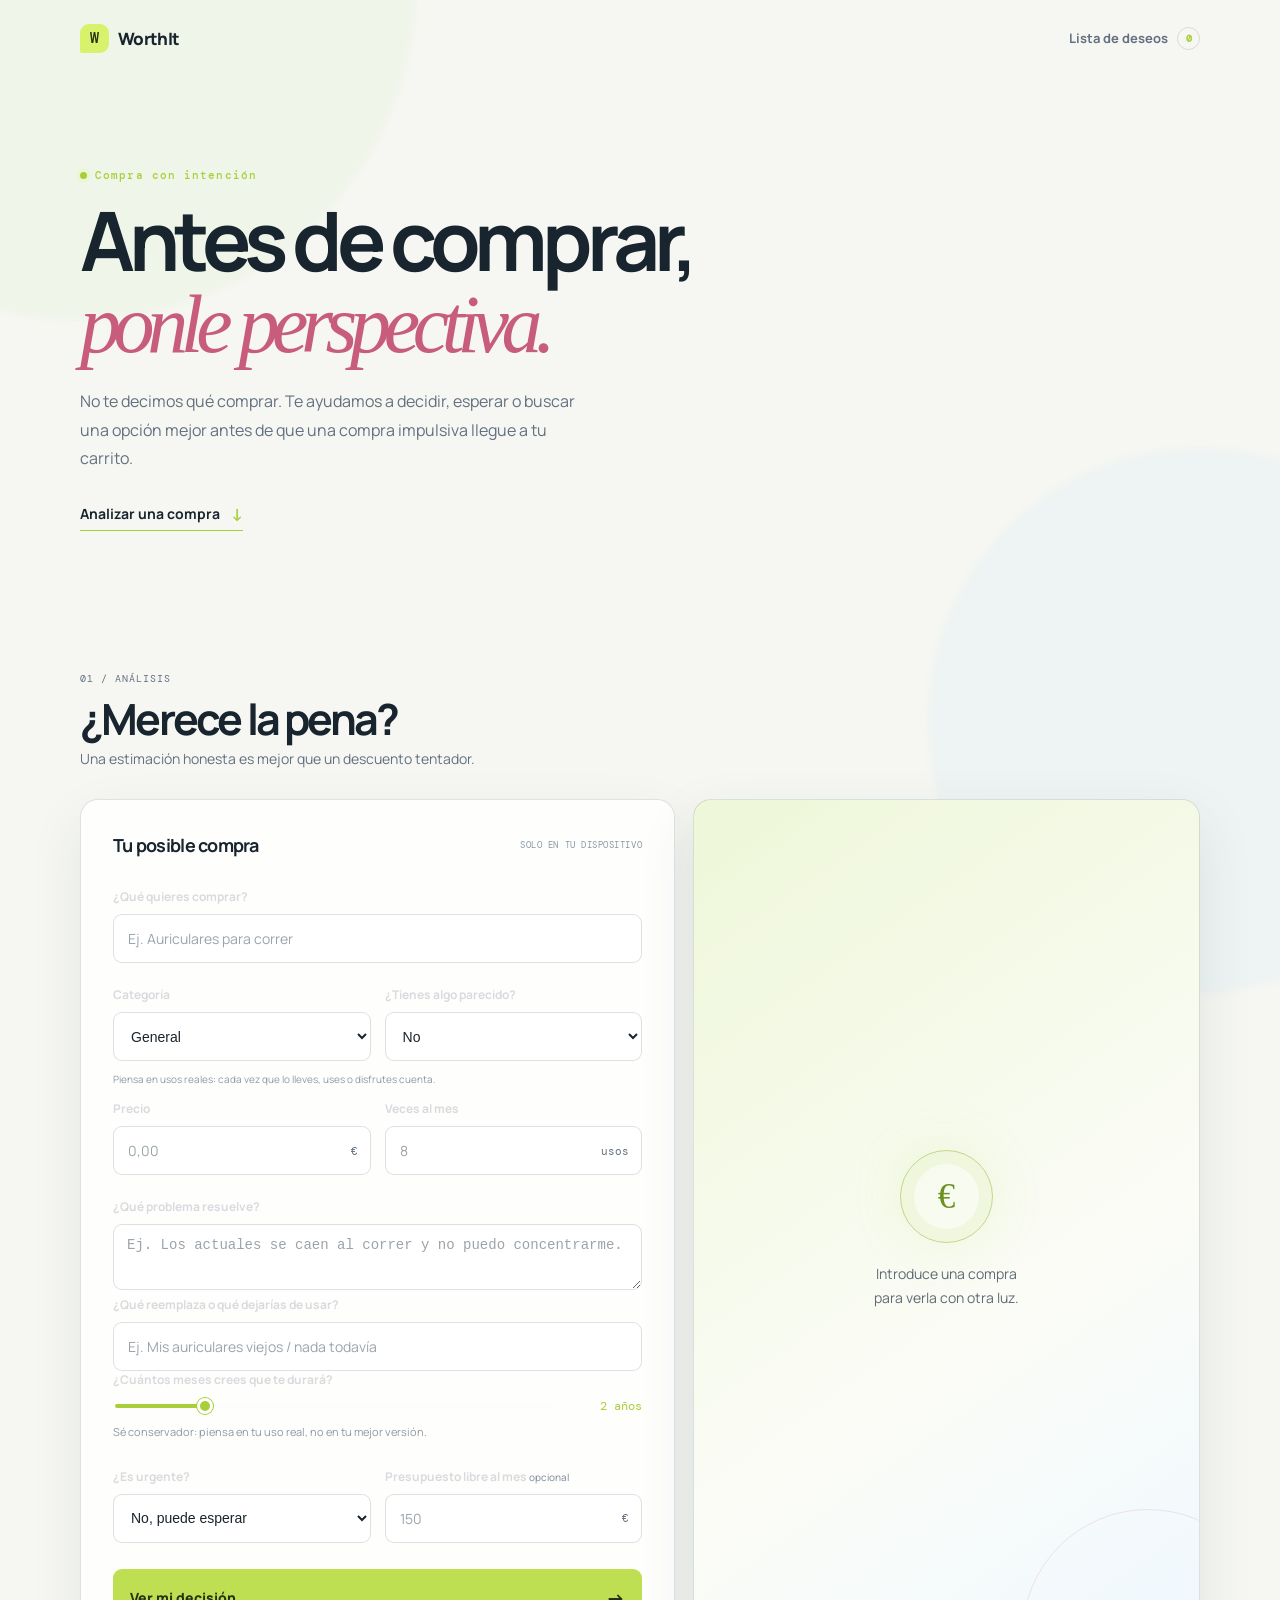
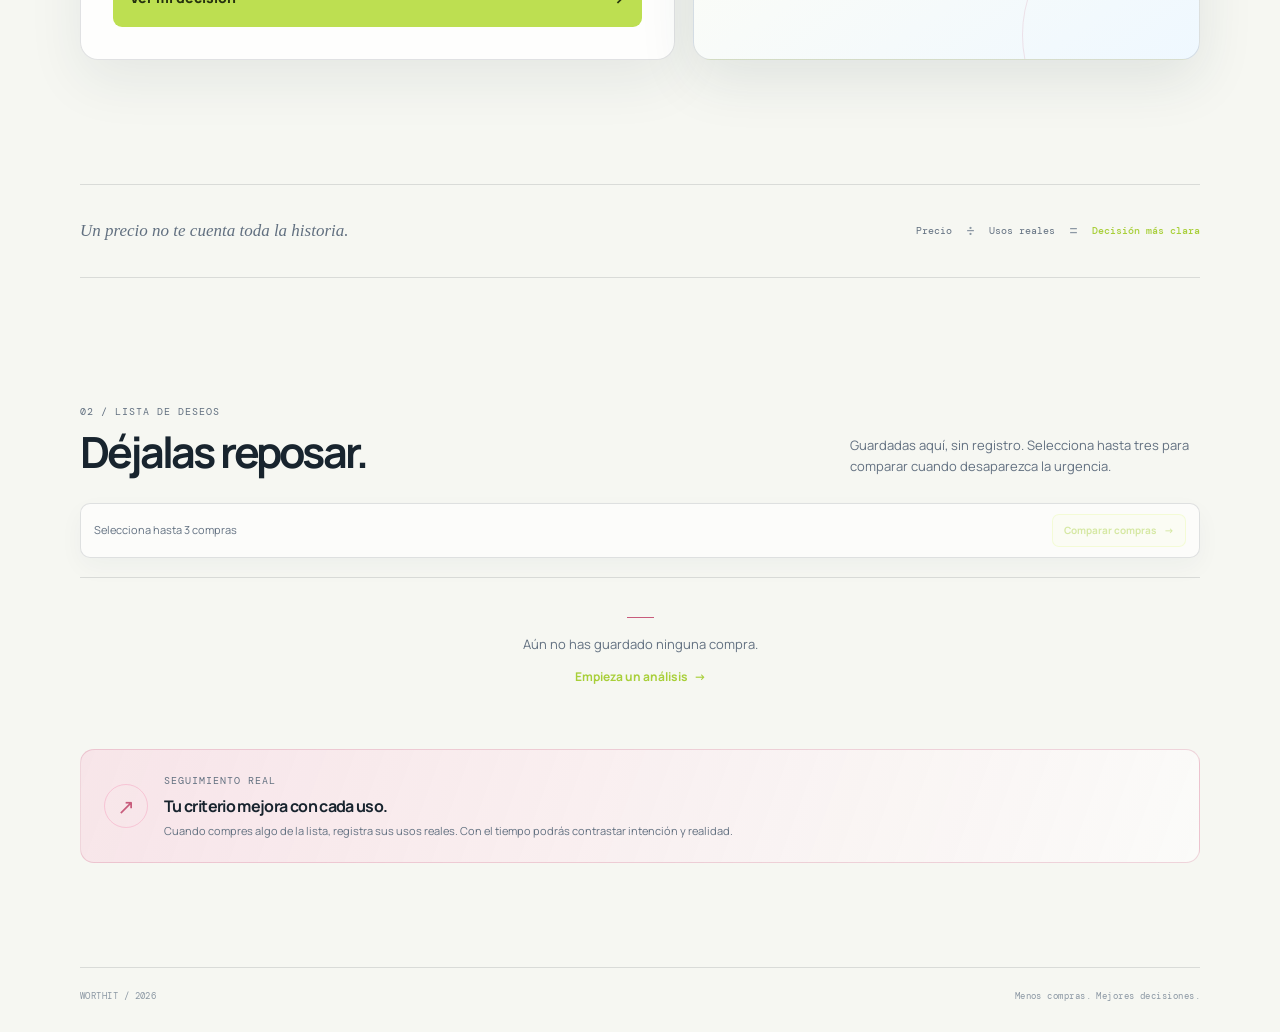
<file: index.html>
<!doctype html>
<html lang="es">
  <head>
    <meta charset="UTF-8" />
    <meta name="viewport" content="width=device-width, initial-scale=1.0" />
    <meta name="theme-color" content="#0e1020" />
    <meta
      name="description"
      content="WorthIt te ayuda a decidir si una compra merece la pena según el coste por uso."
    />
    <title>WorthIt — Decide antes de comprar</title>
    <link rel="preconnect" href="https://fonts.googleapis.com" />
    <link rel="preconnect" href="https://fonts.gstatic.com" crossorigin />
    <link
      href="https://fonts.googleapis.com/css2?family=DM+Mono:wght@400;500&family=Manrope:wght@400;500;600;700;800&display=swap"
      rel="stylesheet"
    />
    <link rel="stylesheet" href="styles.css" />
  </head>
  <body>
    <div class="page-glow glow-one"></div>
    <div class="page-glow glow-two"></div>

    <header class="site-header wrapper">
      <a class="brand" href="#inicio" aria-label="WorthIt, inicio">
        <span class="brand-mark">W</span>
        <span>WorthIt</span>
      </a>
      <a class="saved-link" href="#lista">
        <span>Lista de deseos</span>
        <span class="saved-count" id="savedCount">0</span>
      </a>
    </header>

    <main id="inicio">
      <section class="hero wrapper">
        <p class="eyebrow"><span></span> Compra con intención</p>
        <h1>Antes de comprar,<br /><em>ponle perspectiva.</em></h1>
        <p class="hero-copy">
          No te decimos qué comprar. Te ayudamos a decidir, esperar o buscar una opción mejor
          antes de que una compra impulsiva llegue a tu carrito.
        </p>
        <a class="text-link" href="#analizar">Analizar una compra <span>↓</span></a>
      </section>

      <section class="calculator-section wrapper" id="analizar" aria-labelledby="calculatorTitle">
        <div class="section-heading">
          <p class="section-number">01 / ANÁLISIS</p>
          <h2 id="calculatorTitle">¿Merece la pena?</h2>
          <p>Una estimación honesta es mejor que un descuento tentador.</p>
        </div>

        <div class="calculator-grid">
          <form class="purchase-form surface" id="purchaseForm" novalidate>
            <div class="form-title-row">
              <h3>Tu posible compra</h3>
              <span class="privacy-note">Solo en tu dispositivo</span>
            </div>

            <div class="form-field full-width">
              <label for="productName">¿Qué quieres comprar?</label>
              <input id="productName" name="name" type="text" placeholder="Ej. Auriculares para correr" maxlength="80" required />
              <p class="field-error" id="nameError"></p>
            </div>

            <div class="form-split">
              <div class="form-field">
                <label for="category">Categoría</label>
                <select id="category" name="category">
                  <option value="general">General</option>
                  <option value="ropa">Ropa</option>
                  <option value="tecnologia">Tecnología</option>
                  <option value="deporte">Deporte</option>
                  <option value="hogar">Hogar</option>
                  <option value="herramientas">Herramientas</option>
                </select>
              </div>

              <div class="form-field">
                <label for="hasSimilar">¿Tienes algo parecido?</label>
                <select id="hasSimilar" name="hasSimilar">
                  <option value="no">No</option>
                  <option value="si">Sí, pero aún funciona</option>
                  <option value="reemplaza">Sí, lo reemplaza</option>
                </select>
              </div>
            </div>

            <p class="category-hint" id="categoryHint">Piensa en usos reales: cada vez que lo lleves, uses o disfrutes cuenta.</p>

            <div class="form-split form-split-price">
              <div class="form-field">
                <label for="price">Precio</label>
                <div class="input-with-suffix">
                  <input id="price" name="price" type="number" inputmode="decimal" min="0.01" step="0.01" placeholder="0,00" required />
                  <span>€</span>
                </div>
                <p class="field-error" id="priceError"></p>
              </div>

              <div class="form-field">
                <label for="frequency">Veces al mes</label>
                <div class="input-with-suffix">
                  <input id="frequency" name="frequency" type="number" inputmode="numeric" min="1" step="1" placeholder="8" required />
                  <span>usos</span>
                </div>
                <p class="field-error" id="frequencyError"></p>
              </div>
            </div>

            <div class="form-field full-width">
              <label for="need">¿Qué problema resuelve?</label>
              <textarea id="need" name="need" rows="2" maxlength="180" placeholder="Ej. Los actuales se caen al correr y no puedo concentrarme."></textarea>
            </div>

            <div class="form-field full-width">
              <label for="replacement">¿Qué reemplaza o qué dejarías de usar?</label>
              <input id="replacement" name="replacement" type="text" maxlength="100" placeholder="Ej. Mis auriculares viejos / nada todavía" />
            </div>

            <div class="form-field full-width">
              <label for="duration">¿Cuántos meses crees que te durará?</label>
              <div class="duration-control">
                <input id="duration" name="duration" type="range" min="1" max="120" value="24" />
                <output for="duration" id="durationOutput">2 años</output>
              </div>
              <p class="helper-text">Sé conservador: piensa en tu uso real, no en tu mejor versión.</p>
            </div>

            <div class="form-split form-split-last">
              <div class="form-field">
                <label for="urgency">¿Es urgente?</label>
                <select id="urgency" name="urgency">
                  <option value="no">No, puede esperar</option>
                  <option value="media">Me ayudaría pronto</option>
                  <option value="alta">Sí, lo necesito ya</option>
                </select>
              </div>

              <div class="form-field">
                <label for="budget">Presupuesto libre al mes <span>opcional</span></label>
                <div class="input-with-suffix">
                  <input id="budget" name="budget" type="number" inputmode="decimal" min="0" step="1" placeholder="150" />
                  <span>€</span>
                </div>
              </div>
            </div>

            <button class="primary-button" type="submit">
              <span>Ver mi decisión</span>
              <span aria-hidden="true">→</span>
            </button>
          </form>

          <section class="result-card surface is-empty" id="result" aria-live="polite" aria-labelledby="resultTitle">
            <div class="result-empty" id="emptyResult">
              <div class="empty-orbit"><span>€</span></div>
              <p>Introduce una compra<br />para verla con otra luz.</p>
            </div>

            <div class="result-content" id="resultContent" hidden>
              <div class="verdict-header">
                <p class="section-number">TU RESULTADO</p>
                <span class="verdict-badge" id="verdictBadge"></span>
              </div>
              <h3 id="resultTitle">—</h3>
              <p class="verdict-copy" id="verdictCopy"></p>

              <div class="cost-highlight">
                <span>Coste por uso</span>
                <strong id="costPerUse">—</strong>
                <small id="lifetimeUses">—</small>
              </div>

              <div class="cost-breakdown">
                <div>
                  <span>Al mes</span>
                  <strong id="monthlyCost">—</strong>
                </div>
                <div>
                  <span>Al año</span>
                  <strong id="annualCost">—</strong>
                </div>
                <div>
                  <span>Vida útil</span>
                  <strong id="durationCost">—</strong>
                </div>
              </div>

              <div class="budget-impact" id="budgetImpact" hidden>
                <div class="budget-heading">
                  <span>Impacto en tu presupuesto</span>
                  <strong id="budgetPercentage">—</strong>
                </div>
                <div class="progress-track"><span id="budgetProgress"></span></div>
                <p id="budgetDescription"></p>
              </div>

              <div class="reality-check" id="realityCheck"></div>
              <section class="decision-panel" aria-labelledby="actionTitle">
                <p class="section-number">QUÉ HACER AHORA</p>
                <h4 id="actionTitle">—</h4>
                <p id="actionCopy"></p>
                <div class="decision-actions" aria-label="Elige qué hacer con esta compra">
                  <button class="decision-option" data-action="buy" type="button">La compro</button>
                  <button class="decision-option" data-action="wait" type="button">Espero 48 h</button>
                  <button class="decision-option" data-action="alternative" type="button">Busco alternativa</button>
                </div>
                <p class="review-preview" id="reviewPreview"></p>
              </section>
              <button class="save-button" id="saveButton" type="button">Guardar decisión <span>+</span></button>
            </div>
          </section>
        </div>
      </section>

      <section class="principle wrapper" aria-label="Principio de WorthIt">
        <p>Un precio no te cuenta toda la historia.</p>
        <div class="principle-equation">
          <span>Precio</span><b>÷</b><span>Usos reales</span><b>=</b><strong>Decisión más clara</strong>
        </div>
      </section>

      <section class="wishlist wrapper" id="lista" aria-labelledby="wishlistTitle">
        <div class="wishlist-header">
          <div>
            <p class="section-number">02 / LISTA DE DESEOS</p>
            <h2 id="wishlistTitle">Déjalas reposar.</h2>
          </div>
          <p class="wishlist-intro">Guardadas aquí, sin registro. Selecciona hasta tres para comparar cuando desaparezca la urgencia.</p>
        </div>

        <div class="comparison-controls" id="comparisonControls" hidden>
          <p id="comparisonCount">0 seleccionadas</p>
          <button class="outline-button" id="compareButton" type="button" disabled>Comparar compras <span>→</span></button>
        </div>
        <section class="comparison-panel" id="comparisonPanel" aria-labelledby="comparisonTitle" hidden>
          <div class="comparison-heading">
            <div>
              <p class="section-number">COMPARATIVA</p>
              <h3 id="comparisonTitle">Decide entre opciones</h3>
            </div>
            <button class="delete-button" id="closeComparison" type="button" aria-label="Cerrar comparativa">×</button>
          </div>
          <div class="comparison-table-wrap"><table id="comparisonTable"></table></div>
        </section>
        <div class="wishlist-grid" id="wishlistGrid"></div>
        <div class="wishlist-empty" id="wishlistEmpty">
          <span class="empty-line"></span>
          <p>Aún no has guardado ninguna compra.</p>
          <a href="#analizar">Empieza un análisis <span>→</span></a>
        </div>

        <section class="insights-card" id="insightsCard" aria-labelledby="insightsTitle">
          <div class="insights-orbit">↗</div>
          <div>
            <p class="section-number">SEGUIMIENTO REAL</p>
            <h3 id="insightsTitle">Tu criterio mejora con cada uso.</h3>
            <p id="insightsCopy">Cuando compres algo de la lista, registra sus usos reales. Con el tiempo podrás contrastar intención y realidad.</p>
          </div>
        </section>
      </section>
    </main>

    <footer class="site-footer wrapper">
      <span>WORTHIT / 2026</span>
      <span>Menos compras. Mejores decisiones.</span>
    </footer>

    <template id="wishlistItemTemplate">
      <article class="wishlist-card">
        <div class="wishlist-card-top">
          <div class="card-badges"><span class="wishlist-verdict"></span><span class="wishlist-action"></span></div>
          <button class="delete-button" type="button" aria-label="Eliminar de la lista">×</button>
        </div>
        <h3></h3>
        <p class="wishlist-date"></p>
        <div class="wishlist-card-cost">
          <span>Coste por uso</span>
          <strong></strong>
        </div>
        <p class="wishlist-meta"></p>
        <p class="review-date"></p>
        <p class="actual-usage" hidden></p>
        <div class="wishlist-actions">
          <button class="card-button compare-card-button" type="button">Comparar</button>
          <button class="card-button purchase-button" type="button">La compré</button>
          <button class="card-button use-button" type="button" hidden>+ Registrar uso</button>
        </div>
      </article>
    </template>

    <script src="app.js"></script>
  </body>
</html>
</file>
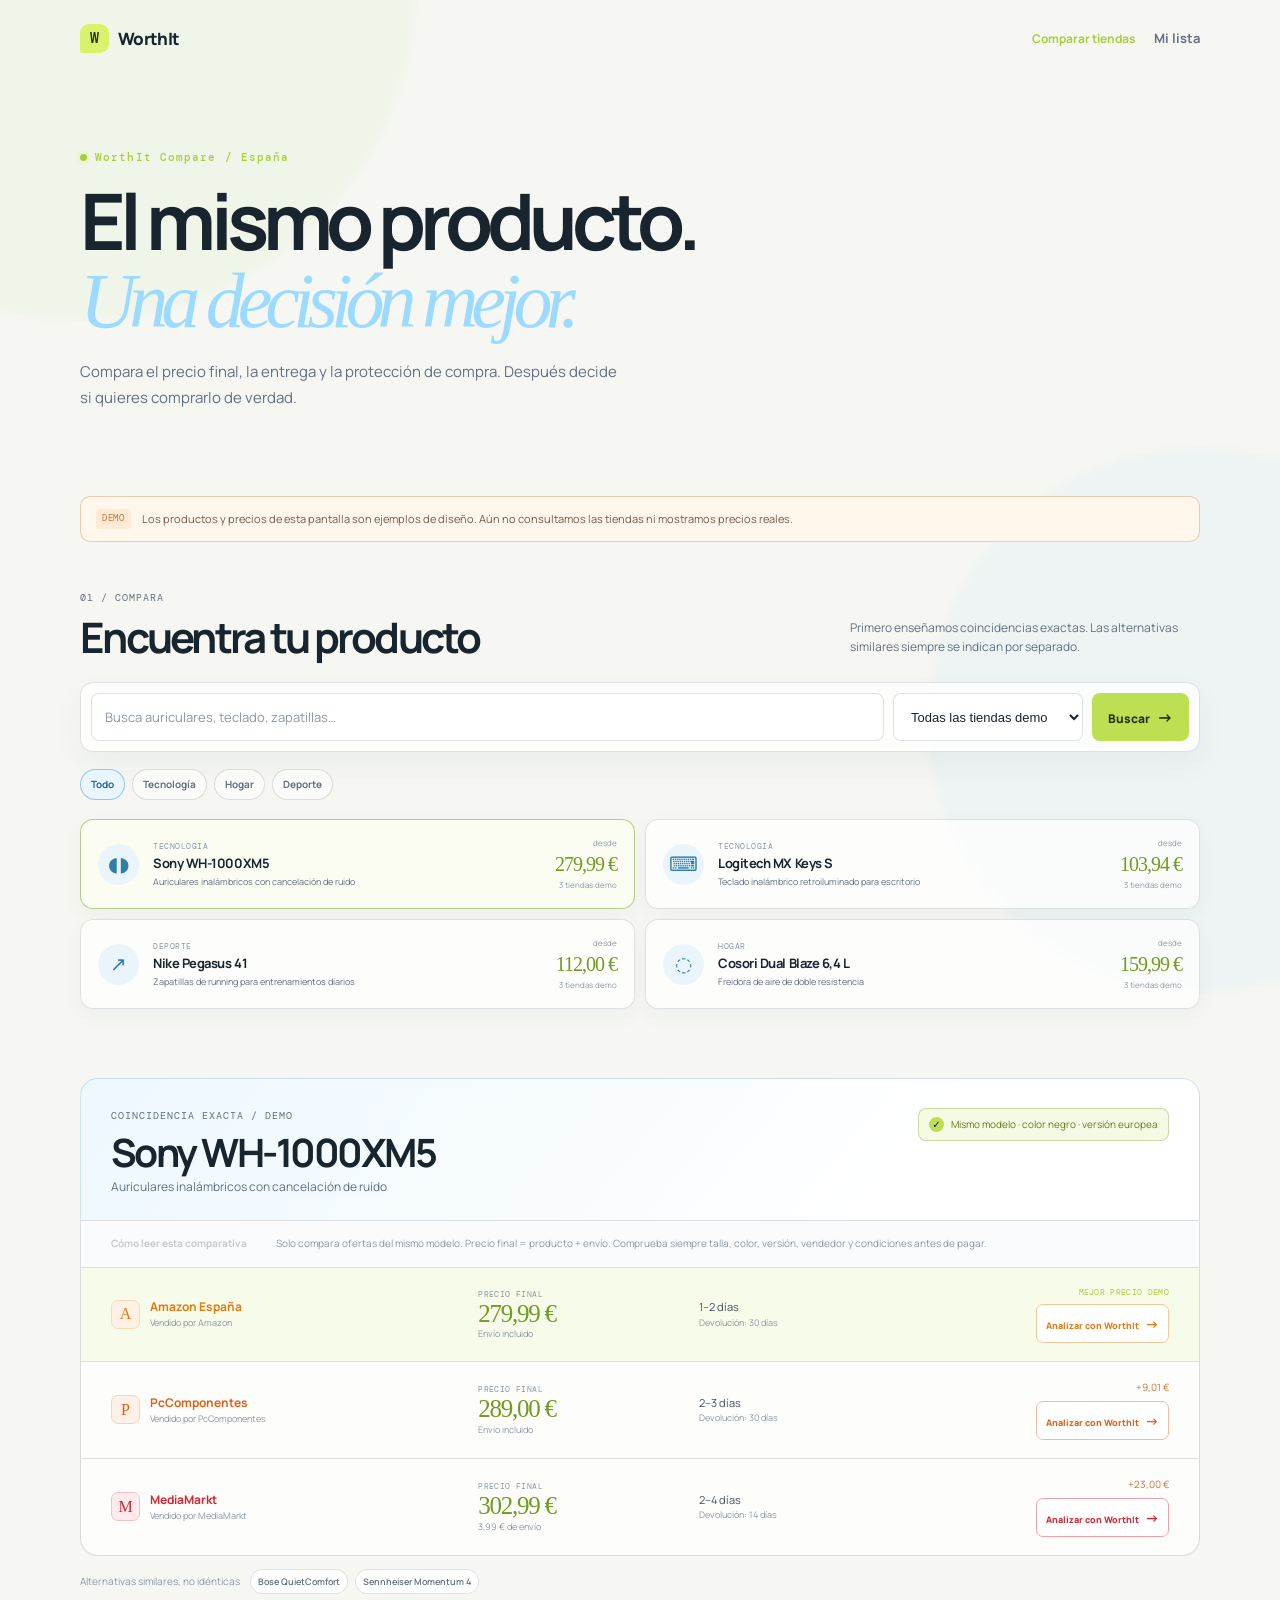
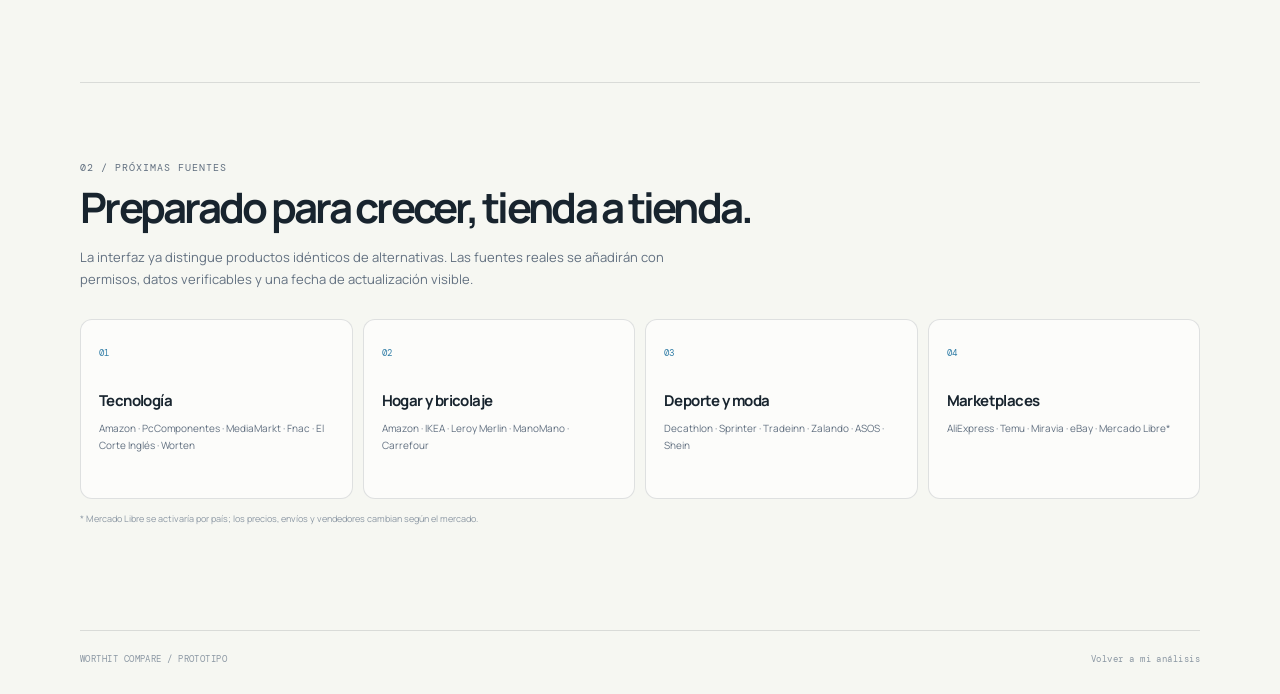
<file: compare.html>
<!doctype html>
<html lang="es">
  <head>
    <meta charset="UTF-8" />
    <meta name="viewport" content="width=device-width, initial-scale=1.0" />
    <meta name="theme-color" content="#0e1020" />
    <meta name="description" content="Prototipo de comparación de productos online de WorthIt." />
    <title>WorthIt Compare — Encuentra una opción mejor</title>
    <link rel="preconnect" href="https://fonts.googleapis.com" />
    <link rel="preconnect" href="https://fonts.gstatic.com" crossorigin />
    <link href="https://fonts.googleapis.com/css2?family=DM+Mono:wght@400;500&family=Manrope:wght@400;500;600;700;800&display=swap" rel="stylesheet" />
    <link rel="stylesheet" href="styles.css" />
  </head>
  <body class="compare-page">
    <div class="page-glow glow-one"></div>
    <div class="page-glow glow-two"></div>

    <header class="site-header wrapper">
      <a class="brand" href="index.html" aria-label="Volver a WorthIt">
        <span class="brand-mark">W</span>
        <span>WorthIt</span>
      </a>
      <div class="header-actions">
        <a class="compare-link is-current" href="compare.html">Comparar tiendas</a>
        <a class="saved-link" href="index.html#lista">Mi lista</a>
      </div>
    </header>

    <main>
      <section class="compare-hero wrapper">
        <p class="eyebrow"><span></span> WorthIt Compare / España</p>
        <h1>El mismo producto.<br /><em>Una decisión mejor.</em></h1>
        <p>Compara el precio final, la entrega y la protección de compra. Después decide si quieres comprarlo de verdad.</p>
      </section>

      <section class="catalog-section wrapper" aria-labelledby="catalogTitle">
        <div class="demo-banner" role="note">
          <span>DEMO</span>
          <p>Los productos y precios de esta pantalla son ejemplos de diseño. Aún no consultamos las tiendas ni mostramos precios reales.</p>
        </div>

        <div class="catalog-heading">
          <div>
            <p class="section-number">01 / COMPARA</p>
            <h2 id="catalogTitle">Encuentra tu producto</h2>
          </div>
          <p>Primero enseñamos coincidencias exactas. Las alternativas similares siempre se indican por separado.</p>
        </div>

        <form class="catalog-search" id="catalogSearchForm" role="search">
          <label class="sr-only" for="catalogSearch">Buscar producto</label>
          <input id="catalogSearch" type="search" placeholder="Busca auriculares, teclado, zapatillas…" autocomplete="off" />
          <label class="sr-only" for="storeFilter">Filtrar por tienda</label>
          <select id="storeFilter">
            <option value="all">Todas las tiendas demo</option>
            <option value="Amazon España">Amazon España</option>
            <option value="PcComponentes">PcComponentes</option>
            <option value="MediaMarkt">MediaMarkt</option>
            <option value="El Corte Inglés">El Corte Inglés</option>
            <option value="Decathlon">Decathlon</option>
          </select>
          <button type="submit">Buscar <span>→</span></button>
        </form>

        <div class="category-filters" aria-label="Filtrar por categoría">
          <button class="filter-chip is-active" data-category="all" type="button">Todo</button>
          <button class="filter-chip" data-category="tecnologia" type="button">Tecnología</button>
          <button class="filter-chip" data-category="hogar" type="button">Hogar</button>
          <button class="filter-chip" data-category="deporte" type="button">Deporte</button>
        </div>

        <div class="product-grid" id="productGrid" aria-live="polite"></div>
        <p class="empty-catalog" id="emptyCatalog" hidden>No hay productos demo con esos filtros. Prueba otra búsqueda.</p>
      </section>

      <section class="product-detail wrapper" id="productDetail" aria-live="polite"></section>

      <section class="store-roadmap wrapper" aria-labelledby="roadmapTitle">
        <div>
          <p class="section-number">02 / PRÓXIMAS FUENTES</p>
          <h2 id="roadmapTitle">Preparado para crecer, tienda a tienda.</h2>
        </div>
        <p class="roadmap-intro">La interfaz ya distingue productos idénticos de alternativas. Las fuentes reales se añadirán con permisos, datos verificables y una fecha de actualización visible.</p>
        <div class="store-groups">
          <article>
            <span class="store-group-number">01</span>
            <h3>Tecnología</h3>
            <p>Amazon · PcComponentes · MediaMarkt · Fnac · El Corte Inglés · Worten</p>
          </article>
          <article>
            <span class="store-group-number">02</span>
            <h3>Hogar y bricolaje</h3>
            <p>Amazon · IKEA · Leroy Merlin · ManoMano · Carrefour</p>
          </article>
          <article>
            <span class="store-group-number">03</span>
            <h3>Deporte y moda</h3>
            <p>Decathlon · Sprinter · Tradeinn · Zalando · ASOS · Shein</p>
          </article>
          <article>
            <span class="store-group-number">04</span>
            <h3>Marketplaces</h3>
            <p>AliExpress · Temu · Miravia · eBay · Mercado Libre*</p>
          </article>
        </div>
        <p class="roadmap-note">* Mercado Libre se activaría por país; los precios, envíos y vendedores cambian según el mercado.</p>
      </section>
    </main>

    <footer class="site-footer wrapper">
      <span>WORTHIT COMPARE / PROTOTIPO</span>
      <a href="index.html">Volver a mi análisis</a>
    </footer>

    <script src="compare.js"></script>
  </body>
</html>
</file>
<file: styles.css>
:root {
  --ink: #18242e;
  --muted: #627080;
  --faint: #8c98a4;
  --night: #f6f7f2;
  --surface: rgba(255, 255, 255, 0.84);
  --surface-solid: #ffffff;
  --line: rgba(24, 36, 46, 0.13);
  --lime: #a8cf39;
  --pink: #c85c7c;
  --orange: #c97535;
  --danger: #ca4d68;
  --sans: "Manrope", system-ui, sans-serif;
  --mono: "DM Mono", ui-monospace, monospace;
}

* { box-sizing: border-box; }

html { scroll-behavior: smooth; }

body {
  min-width: 320px;
  margin: 0;
  overflow-x: hidden;
  background: var(--night);
  color: var(--ink);
  font-family: var(--sans);
  line-height: 1.5;
}

button, input { font: inherit; }
button { cursor: pointer; }

.page-glow { position: fixed; z-index: -1; pointer-events: none; filter: blur(4px); border-radius: 50%; opacity: .18; }
.glow-one { width: 42rem; height: 42rem; top: -22rem; left: -16rem; background: #b178ff; }
.glow-two { width: 34rem; height: 34rem; right: -12rem; top: 28rem; background: #a3dffc; opacity: .10; }

.wrapper { width: min(1120px, calc(100% - 48px)); margin-inline: auto; }

.site-header { display: flex; align-items: center; justify-content: space-between; padding-top: 24px; }
.header-actions { display: flex; align-items: center; gap: 18px; }
.brand { display: inline-flex; align-items: center; gap: 9px; color: var(--ink); font-size: 17px; font-weight: 800; letter-spacing: -.7px; text-decoration: none; }
.brand-mark { display: grid; width: 29px; height: 29px; place-items: center; color: #121422; background: var(--lime); border-radius: 9px 9px 9px 2px; font-family: var(--mono); font-size: 15px; font-weight: 500; }
.saved-link { display: inline-flex; align-items: center; gap: 9px; color: var(--muted); font-size: 13px; font-weight: 700; text-decoration: none; }
.saved-count { display: grid; width: 23px; height: 23px; place-items: center; border: 1px solid var(--line); border-radius: 50%; color: var(--lime); font-family: var(--mono); font-size: 10px; }
.compare-link { color: var(--muted); font-size: 12px; font-weight: 700; text-decoration: none; }
.compare-link:hover, .compare-link.is-current { color: var(--lime); }

.hero { padding: 114px 0 96px; }
.eyebrow, .section-number { margin: 0; color: var(--muted); font-family: var(--mono); font-size: 10px; letter-spacing: .1em; }
.eyebrow { display: flex; align-items: center; gap: 8px; color: var(--lime); font-size: 11px; font-weight: 500; }
.eyebrow span { width: 7px; height: 7px; border-radius: 50%; background: var(--lime); box-shadow: 0 0 0 4px rgba(215,248,90,.12); }
h1, h2, h3, p { margin-top: 0; }
.hero h1 { max-width: 800px; margin: 16px 0 22px; font-size: clamp(45px, 7vw, 82px); letter-spacing: -0.075em; line-height: .99; }
.hero h1 em { color: var(--pink); font-family: Georgia, serif; font-weight: 400; letter-spacing: -.09em; }
.hero-copy { max-width: 510px; color: var(--muted); font-size: 16px; line-height: 1.8; }
.hero-actions { display: flex; flex-wrap: wrap; gap: 22px; }
.text-link { display: inline-flex; gap: 11px; align-items: center; margin-top: 12px; padding-bottom: 3px; border-bottom: 1px solid var(--lime); color: var(--ink); font-size: 14px; font-weight: 700; text-decoration: none; }
.text-link span { color: var(--lime); font-size: 17px; }
.secondary-link { border-bottom-color: rgba(244,242,234,.3); color: var(--muted); }

.calculator-section { padding: 44px 0 124px; }
.section-heading { margin-bottom: 30px; }
.section-heading h2, .wishlist h2 { margin: 9px 0 6px; font-size: clamp(30px, 4vw, 43px); letter-spacing: -.065em; line-height: 1.1; }
.section-heading > p:last-child { margin: 0; color: var(--muted); font-size: 14px; }
.calculator-grid { display: grid; grid-template-columns: minmax(0, 1.08fr) minmax(350px, .92fr); align-items: stretch; gap: 18px; }
.surface { border: 1px solid var(--line); border-radius: 18px; background: var(--surface); box-shadow: 0 25px 80px rgba(0,0,0,.15); backdrop-filter: blur(18px); }
.purchase-form { padding: 32px; }
.form-title-row, .verdict-header { display: flex; align-items: center; justify-content: space-between; gap: 16px; }
.form-title-row { margin-bottom: 29px; }
.form-title-row h3 { margin: 0; font-size: 18px; letter-spacing: -.04em; }
.privacy-note { color: var(--faint); font-family: var(--mono); font-size: 9px; text-transform: uppercase; letter-spacing: .06em; }
.form-field { min-width: 0; }
.form-field label { display: block; margin-bottom: 8px; color: #dad9dd; font-size: 12px; font-weight: 700; }
.form-field input:not([type="range"]), .form-field select, .form-field textarea { width: 100%; height: 49px; border: 1px solid var(--line); border-radius: 9px; outline: none; background: rgba(11,12,25,.36); color: var(--ink); font-size: 14px; transition: border-color .2s, background .2s; }
.form-field input:not([type="range"]):focus, .form-field select:focus, .form-field textarea:focus { border-color: rgba(215,248,90,.7); background: rgba(11,12,25,.55); }
.form-field input::placeholder { color: #777782; }
.form-field textarea::placeholder { color: #777782; }
.form-field select { padding: 0 13px; appearance: auto; }
.form-field textarea { height: auto; min-height: 66px; padding: 10px 13px; resize: vertical; line-height: 1.45; }
.form-field label span { color: var(--faint); font-size: 10px; font-weight: 500; }
.full-width > input { padding: 0 14px; }
.form-split { display: grid; grid-template-columns: 1fr 1fr; gap: 14px; margin: 18px 0; }
.form-split-price { margin-top: 12px; }
.form-split-last { margin: 18px 0 26px; }
.category-hint { min-height: 16px; margin: -7px 0 0; color: var(--faint); font-size: 10px; line-height: 1.5; }
.input-with-suffix { position: relative; }
.input-with-suffix input { padding: 0 52px 0 14px; }
.input-with-suffix span { position: absolute; top: 50%; right: 13px; transform: translateY(-50%); color: var(--muted); font-family: var(--mono); font-size: 11px; pointer-events: none; }
.field-error { min-height: 14px; margin: 5px 0 -14px; color: var(--danger); font-size: 10px; }
.duration-control { display: grid; grid-template-columns: 1fr auto; align-items: center; gap: 18px; }
.duration-control output { min-width: 73px; color: var(--lime); font-family: var(--mono); font-size: 12px; text-align: right; }
input[type="range"] { width: 100%; height: 4px; appearance: none; border-radius: 5px; outline: none; background: linear-gradient(to right, var(--lime) 0%, var(--lime) 19%, rgba(244,242,234,.15) 19%, rgba(244,242,234,.15) 100%); }
input[type="range"]::-webkit-slider-thumb { width: 16px; height: 16px; appearance: none; border: 3px solid var(--night); border-radius: 50%; background: var(--lime); box-shadow: 0 0 0 1px var(--lime); }
input[type="range"]::-moz-range-thumb { width: 10px; height: 10px; border: 3px solid var(--night); border-radius: 50%; background: var(--lime); box-shadow: 0 0 0 1px var(--lime); }
.helper-text { margin: 9px 0 27px; color: var(--faint); font-size: 11px; }
.primary-button, .save-button { display: flex; width: 100%; align-items: center; justify-content: space-between; border: 0; border-radius: 9px; font-weight: 800; }
.primary-button { padding: 15px 17px; background: var(--lime); color: #171a20; font-size: 14px; transition: transform .2s, background .2s; }
.primary-button:hover { background: #e6ff81; transform: translateY(-1px); }
.primary-button span:last-child { font-size: 19px; }

.result-card { position: relative; min-height: 570px; overflow: hidden; padding: 31px; background: linear-gradient(145deg, rgba(52, 47, 74, .78), rgba(26, 29, 49, .9)); }
.result-card::after { position: absolute; right: -75px; bottom: -102px; width: 250px; height: 250px; border: 1px solid rgba(244,154,187,.16); border-radius: 50%; content: ""; }
.result-empty { display: grid; height: 100%; min-height: 410px; place-content: center; text-align: center; }
.empty-orbit { display: grid; width: 93px; height: 93px; margin: 0 auto 19px; place-items: center; border: 1px solid rgba(215,248,90,.35); border-radius: 50%; color: var(--lime); font-family: Georgia, serif; font-size: 35px; box-shadow: inset 0 0 0 13px rgba(215,248,90,.05), 0 0 55px rgba(215,248,90,.07); }
.result-empty p { margin: 0; color: var(--muted); font-size: 14px; line-height: 1.65; }
.result-card:not(.is-empty) { min-height: 570px; }
.result-card h3 { position: relative; z-index: 1; max-width: 330px; margin: 13px 0 10px; font-size: clamp(24px, 2.5vw, 32px); letter-spacing: -.06em; line-height: 1.12; }
.verdict-badge, .wishlist-verdict { display: inline-flex; align-items: center; padding: 5px 9px; border-radius: 100px; font-family: var(--mono); font-size: 9px; font-weight: 500; letter-spacing: .04em; text-transform: uppercase; }
.verdict-copy { position: relative; z-index: 1; min-height: 42px; max-width: 365px; margin-bottom: 21px; color: #c4c3c8; font-size: 13px; line-height: 1.6; }
.cost-highlight { position: relative; z-index: 1; padding: 17px 0 15px; border-top: 1px solid var(--line); border-bottom: 1px solid var(--line); }
.cost-highlight span, .cost-breakdown span, .wishlist-card-cost span { display: block; margin-bottom: 2px; color: var(--muted); font-family: var(--mono); font-size: 9px; letter-spacing: .04em; text-transform: uppercase; }
.cost-highlight strong { display: block; color: var(--lime); font-family: Georgia, serif; font-size: 39px; font-weight: 400; letter-spacing: -.06em; line-height: 1.05; }
.cost-highlight small { color: var(--faint); font-size: 10px; }
.cost-breakdown { position: relative; z-index: 1; display: grid; grid-template-columns: 1fr 1fr 1fr; gap: 8px; padding: 16px 0; }
.cost-breakdown strong { font-size: 13px; letter-spacing: -.03em; }
.budget-impact { position: relative; z-index: 1; margin: 0 0 15px; padding: 11px 12px; border-radius: 9px; background: rgba(255,255,255,.045); }
.budget-heading { display: flex; align-items: baseline; justify-content: space-between; gap: 10px; }
.budget-heading span { color: var(--muted); font-size: 10px; }
.budget-heading strong { color: var(--lime); font-family: var(--mono); font-size: 11px; }
.progress-track { height: 4px; margin: 8px 0 6px; overflow: hidden; border-radius: 6px; background: rgba(244,242,234,.12); }
.progress-track span { display: block; width: 0; height: 100%; border-radius: inherit; background: var(--lime); transition: width .35s ease; }
.budget-impact p { margin: 0; color: var(--faint); font-size: 9px; line-height: 1.35; }
.reality-check { position: relative; z-index: 1; margin-bottom: 14px; color: var(--orange); font-size: 11px; line-height: 1.45; }
.decision-panel { position: relative; z-index: 1; margin: 7px 0 14px; padding: 13px; border: 1px solid rgba(244,242,234,.1); border-radius: 10px; background: rgba(12,13,27,.22); }
.decision-panel h4 { margin: 5px 0 2px; font-size: 14px; letter-spacing: -.03em; }
.decision-panel > p:not(.section-number):not(.review-preview) { margin: 0; color: var(--muted); font-size: 10px; line-height: 1.45; }
.decision-actions { display: grid; grid-template-columns: repeat(3, 1fr); gap: 5px; margin-top: 11px; }
.decision-option { min-height: 32px; padding: 5px 4px; border: 1px solid var(--line); border-radius: 6px; background: transparent; color: var(--muted); font-size: 9px; font-weight: 700; line-height: 1.15; transition: border-color .2s, background .2s, color .2s; }
.decision-option:hover, .decision-option.is-selected { border-color: rgba(215,248,90,.5); background: rgba(215,248,90,.1); color: var(--lime); }
.review-preview { margin: 8px 0 0; color: var(--faint); font-family: var(--mono); font-size: 8px; }
.save-button { position: relative; z-index: 1; padding: 11px 13px; border: 1px solid rgba(215,248,90,.4); background: rgba(215,248,90,.08); color: var(--lime); font-size: 11px; transition: background .2s; }
.save-button:hover { background: rgba(215,248,90,.16); }
.save-button:disabled { cursor: default; opacity: .65; }

.principle { display: flex; align-items: center; justify-content: space-between; gap: 35px; padding: 33px 0; border-top: 1px solid var(--line); border-bottom: 1px solid var(--line); }
.principle > p { margin: 0; color: var(--muted); font-family: Georgia, serif; font-size: 17px; font-style: italic; }
.principle-equation { display: flex; align-items: center; justify-content: flex-end; gap: 14px; color: var(--muted); font-family: var(--mono); font-size: 10px; white-space: nowrap; }
.principle-equation b { color: var(--faint); font-size: 15px; font-weight: 400; }
.principle-equation strong { color: var(--lime); font-weight: 500; }

.wishlist { padding: 126px 0 104px; }
.wishlist-header { display: flex; justify-content: space-between; align-items: end; gap: 30px; margin-bottom: 31px; }
.wishlist-intro { max-width: 350px; margin: 0 0 3px; color: var(--muted); font-size: 13px; line-height: 1.65; }
.comparison-controls { display: flex; align-items: center; justify-content: space-between; gap: 15px; margin: -9px 0 19px; padding: 10px 13px; border: 1px solid var(--line); border-radius: 10px; background: rgba(29,31,50,.38); }
.comparison-controls p { margin: 0; color: var(--muted); font-size: 11px; }
.outline-button { display: inline-flex; align-items: center; gap: 8px; padding: 8px 11px; border: 1px solid rgba(215,248,90,.45); border-radius: 7px; background: rgba(215,248,90,.08); color: var(--lime); font-size: 10px; font-weight: 700; }
.outline-button:disabled { cursor: not-allowed; opacity: .45; }
.comparison-panel { margin: 0 0 20px; padding: 21px; border: 1px solid rgba(215,248,90,.28); border-radius: 14px; background: rgba(29,31,50,.62); }
.comparison-panel[hidden] { display: none; }
.comparison-heading { display: flex; align-items: start; justify-content: space-between; gap: 15px; margin-bottom: 16px; }
.comparison-heading h3 { margin: 7px 0 0; font-size: 21px; letter-spacing: -.05em; }
.comparison-table-wrap { overflow-x: auto; }
.comparison-panel table { width: 100%; border-collapse: collapse; font-size: 11px; text-align: left; }
.comparison-panel th, .comparison-panel td { min-width: 108px; padding: 10px 8px; border-bottom: 1px solid var(--line); vertical-align: top; }
.comparison-panel th { color: var(--faint); font-family: var(--mono); font-size: 8px; font-weight: 500; letter-spacing: .04em; text-transform: uppercase; }
.comparison-panel td { color: #dfdfe2; }
.comparison-panel tr:last-child td { border-bottom: 0; }
.wishlist-grid { display: grid; grid-template-columns: repeat(3, 1fr); gap: 14px; }
.wishlist-card { min-height: 264px; padding: 20px; border: 1px solid var(--line); border-radius: 13px; background: rgba(29,31,50,.43); transition: border-color .2s, background .2s; }
.wishlist-card.is-comparing { border-color: rgba(215,248,90,.56); background: rgba(215,248,90,.055); }
.wishlist-card-top { display: flex; justify-content: space-between; align-items: center; }
.card-badges { display: flex; align-items: center; gap: 5px; min-width: 0; }
.wishlist-action { overflow: hidden; color: var(--faint); font-family: var(--mono); font-size: 8px; letter-spacing: .03em; text-overflow: ellipsis; text-transform: uppercase; white-space: nowrap; }
.delete-button { width: 25px; height: 25px; border: 0; border-radius: 50%; background: transparent; color: var(--faint); font-size: 19px; line-height: 1; transition: color .2s, background .2s; }
.delete-button:hover { background: rgba(255,255,255,.08); color: var(--ink); }
.wishlist-card h3 { overflow: hidden; margin: 22px 0 2px; font-size: 17px; letter-spacing: -.05em; text-overflow: ellipsis; white-space: nowrap; }
.wishlist-date, .wishlist-meta { color: var(--faint); font-size: 10px; }
.wishlist-date { margin-bottom: 22px; }
.wishlist-card-cost { display: flex; align-items: baseline; justify-content: space-between; padding: 12px 0; border-top: 1px solid var(--line); border-bottom: 1px solid var(--line); }
.wishlist-card-cost span { margin: 0; }
.wishlist-card-cost strong { color: var(--lime); font-family: Georgia, serif; font-size: 21px; font-weight: 400; }
.wishlist-meta { margin: 12px 0 0; }
.review-date { min-height: 14px; margin: 7px 0 0; color: var(--orange); font-size: 9px; }
.actual-usage { margin: 4px 0 0; color: var(--lime); font-size: 9px; }
.wishlist-actions { display: flex; flex-wrap: wrap; gap: 6px; margin-top: 12px; }
.card-button { padding: 6px 8px; border: 1px solid var(--line); border-radius: 6px; background: transparent; color: var(--muted); font-size: 9px; font-weight: 700; transition: color .2s, border-color .2s, background .2s; }
.card-button:hover, .card-button.is-active { border-color: rgba(215,248,90,.5); background: rgba(215,248,90,.08); color: var(--lime); }
.use-button { border-color: rgba(215,248,90,.25); color: var(--lime); }
.wishlist-empty { padding: 39px 0 10px; border-top: 1px solid var(--line); color: var(--muted); text-align: center; }
.wishlist-empty[hidden] { display: none; }
.empty-line { display: block; width: 27px; height: 1px; margin: 0 auto 17px; background: var(--pink); }
.wishlist-empty p { margin-bottom: 9px; font-size: 13px; }
.wishlist-empty a { color: var(--lime); font-size: 12px; font-weight: 700; text-decoration: none; }
.wishlist-empty a span { margin-left: 4px; }
.insights-card { display: grid; grid-template-columns: auto 1fr; align-items: center; gap: 16px; margin-top: 52px; padding: 23px; border: 1px solid rgba(244,154,187,.2); border-radius: 14px; background: linear-gradient(110deg, rgba(244,154,187,.08), rgba(29,31,50,.25)); }
.insights-orbit { display: grid; width: 44px; height: 44px; place-items: center; border: 1px solid rgba(244,154,187,.45); border-radius: 50%; color: var(--pink); font-size: 21px; }
.insights-card h3 { margin: 6px 0 4px; font-size: 16px; letter-spacing: -.04em; }
.insights-card p:last-child { margin: 0; color: var(--muted); font-size: 11px; line-height: 1.55; }
.site-footer { display: flex; justify-content: space-between; padding: 22px 0 28px; border-top: 1px solid var(--line); color: var(--faint); font-family: var(--mono); font-size: 9px; letter-spacing: .05em; }

.badge-go { background: rgba(215,248,90,.12); color: var(--lime); }
.badge-consider { background: rgba(130,212,255,.12); color: #9cdbff; }
.badge-wait { background: rgba(255,170,107,.12); color: var(--orange); }
.badge-pause { background: rgba(244,154,187,.12); color: var(--pink); }

@media (max-width: 760px) {
  .wrapper { width: min(100% - 32px, 560px); }
  .site-header { padding-top: 17px; }
  .saved-link { font-size: 11px; }
  .hero { padding: 81px 0 61px; }
  .hero h1 { margin-top: 14px; font-size: clamp(43px, 14vw, 64px); }
  .hero-copy { font-size: 14px; }
  .calculator-section { padding: 30px 0 82px; }
  .calculator-grid { grid-template-columns: 1fr; }
  .purchase-form, .result-card { padding: 24px 20px; }
  .result-card { min-height: 424px; }
  .result-empty { min-height: 363px; }
  .principle { display: block; padding: 27px 0; }
  .principle-equation { justify-content: flex-start; margin-top: 20px; gap: 8px; font-size: 8px; white-space: normal; flex-wrap: wrap; }
  .wishlist { padding: 84px 0 77px; }
  .wishlist-header { display: block; margin-bottom: 25px; }
  .wishlist-intro { margin-top: 15px; }
  .wishlist-grid { grid-template-columns: 1fr; }
  .comparison-controls { align-items: flex-start; flex-direction: column; }
  .comparison-panel { padding: 16px; }
  .insights-card { margin-top: 37px; }
  .site-footer { font-size: 8px; }
}

@media (max-width: 390px) {
  .form-split { grid-template-columns: 1fr; gap: 18px; }
  .cost-breakdown { gap: 4px; }
  .cost-breakdown strong { font-size: 11px; }
}

/* WorthIt Compare */
.sr-only { position: absolute; width: 1px; height: 1px; padding: 0; overflow: hidden; clip: rect(0, 0, 0, 0); white-space: nowrap; border: 0; }
.compare-hero { padding: 96px 0 65px; }
.compare-hero h1 { max-width: 820px; margin: 16px 0 20px; font-size: clamp(45px, 7vw, 78px); letter-spacing: -.075em; line-height: .99; }
.compare-hero h1 em { color: #9cdbff; font-family: Georgia, serif; font-weight: 400; letter-spacing: -.09em; }
.compare-hero > p:last-child { max-width: 540px; margin: 0; color: var(--muted); font-size: 15px; line-height: 1.75; }
.catalog-section { padding: 20px 0 44px; }
.demo-banner { display: grid; grid-template-columns: auto 1fr; align-items: center; gap: 11px; margin-bottom: 48px; padding: 12px 15px; border: 1px solid rgba(255,170,107,.32); border-radius: 10px; background: rgba(255,170,107,.06); }
.demo-banner span { padding: 3px 6px; border-radius: 4px; background: rgba(255,170,107,.18); color: var(--orange); font-family: var(--mono); font-size: 9px; letter-spacing: .08em; }
.demo-banner p { margin: 0; color: #c6b3a7; font-size: 11px; line-height: 1.5; }
.catalog-heading { display: flex; align-items: end; justify-content: space-between; gap: 40px; margin-bottom: 22px; }
.catalog-heading h2, .store-roadmap h2 { margin: 9px 0 0; font-size: clamp(29px, 4vw, 42px); letter-spacing: -.065em; line-height: 1.1; }
.catalog-heading > p { max-width: 350px; margin: 0 0 3px; color: var(--muted); font-size: 12px; line-height: 1.65; }
.catalog-search { display: grid; grid-template-columns: minmax(0, 1fr) 190px auto; gap: 9px; padding: 10px; border: 1px solid var(--line); border-radius: 13px; background: rgba(29,31,50,.58); }
.catalog-search input, .catalog-search select { min-width: 0; height: 48px; padding: 0 13px; border: 1px solid rgba(244,242,234,.09); border-radius: 8px; outline: none; background: rgba(11,12,25,.35); color: var(--ink); font-size: 13px; }
.catalog-search input:focus, .catalog-search select:focus { border-color: rgba(215,248,90,.65); }
.catalog-search input::placeholder { color: var(--faint); }
.catalog-search button { padding: 0 16px; border: 0; border-radius: 8px; background: var(--lime); color: #171a20; font-size: 12px; font-weight: 800; }
.catalog-search button span { margin-left: 5px; font-size: 16px; }
.category-filters { display: flex; flex-wrap: wrap; gap: 7px; margin: 17px 0 19px; }
.filter-chip { padding: 7px 10px; border: 1px solid var(--line); border-radius: 100px; background: transparent; color: var(--muted); font-size: 10px; font-weight: 700; transition: .2s; }
.filter-chip:hover, .filter-chip.is-active { border-color: rgba(156,219,255,.6); background: rgba(156,219,255,.1); color: #aee4ff; }
.product-grid { display: grid; grid-template-columns: repeat(2, minmax(0, 1fr)); gap: 10px; }
.catalog-card { display: grid; grid-template-columns: auto minmax(0, 1fr) auto; align-items: center; gap: 14px; width: 100%; padding: 17px; border: 1px solid var(--line); border-radius: 13px; background: rgba(29,31,50,.4); color: var(--ink); text-align: left; transition: transform .2s, border-color .2s, background .2s; }
.catalog-card:hover { transform: translateY(-2px); border-color: rgba(156,219,255,.4); }
.catalog-card.is-selected { border-color: rgba(215,248,90,.62); background: rgba(215,248,90,.055); }
.product-icon { display: grid; width: 41px; height: 41px; place-items: center; border-radius: 50%; background: rgba(156,219,255,.12); color: #aee4ff; font-family: Georgia, serif; font-size: 20px; }
.catalog-card-copy { display: grid; min-width: 0; }
.catalog-card-copy small { margin-bottom: 2px; color: var(--faint); font-family: var(--mono); font-size: 8px; letter-spacing: .07em; text-transform: uppercase; }
.catalog-card-copy strong { overflow: hidden; font-size: 13px; letter-spacing: -.035em; text-overflow: ellipsis; white-space: nowrap; }
.catalog-card-copy > span { overflow: hidden; margin-top: 2px; color: var(--muted); font-size: 9px; text-overflow: ellipsis; white-space: nowrap; }
.catalog-price { display: grid; justify-items: end; text-align: right; }
.catalog-price { color: var(--faint); font-size: 8px; }
.catalog-price b { color: var(--lime); font-family: Georgia, serif; font-size: 20px; font-weight: 400; letter-spacing: -.05em; white-space: nowrap; }
.catalog-price small { color: var(--faint); font-size: 8px; white-space: nowrap; }
.empty-catalog { margin: 25px 0; color: var(--muted); text-align: center; font-size: 13px; }
.product-detail { min-height: 100px; padding: 25px 0 88px; }
.product-detail:empty { display: none; }
.detail-heading { display: flex; align-items: start; justify-content: space-between; gap: 26px; padding: 29px 30px 24px; border: 1px solid rgba(156,219,255,.26); border-bottom: 0; border-radius: 18px 18px 0 0; background: linear-gradient(130deg, rgba(49,57,79,.72), rgba(29,31,50,.5)); }
.detail-heading h2 { margin: 9px 0 5px; font-size: clamp(27px, 3.5vw, 39px); letter-spacing: -.065em; line-height: 1.05; }
.detail-heading > div:first-child > p:last-child { margin: 0; color: var(--muted); font-size: 12px; }
.match-label { display: inline-flex; max-width: 270px; align-items: center; gap: 7px; padding: 8px 10px; border: 1px solid rgba(215,248,90,.35); border-radius: 8px; background: rgba(215,248,90,.08); color: #dcefa0; font-size: 10px; line-height: 1.35; }
.match-label span { display: grid; flex: 0 0 auto; width: 15px; height: 15px; place-items: center; border-radius: 50%; background: var(--lime); color: #131720; font-size: 10px; font-weight: 800; }
.buying-context { display: grid; grid-template-columns: 145px 1fr; gap: 20px; padding: 15px 30px; border: 1px solid var(--line); background: rgba(255,255,255,.025); }
.buying-context strong { color: #c9c9cc; font-size: 10px; }
.buying-context p { margin: 0; color: var(--faint); font-size: 10px; line-height: 1.55; }
.offer-list { border: 1px solid var(--line); border-top: 0; border-radius: 0 0 18px 18px; overflow: hidden; }
.offer-row { display: grid; grid-template-columns: minmax(185px, 1.2fr) minmax(120px, .7fr) minmax(126px, .65fr) minmax(160px, .9fr); align-items: center; gap: 16px; padding: 18px 30px; border-top: 1px solid var(--line); background: rgba(29,31,50,.34); }
.offer-row:first-child { border-top: 0; }
.offer-row.is-best { background: rgba(215,248,90,.055); }
.offer-store { display: flex; align-items: center; gap: 10px; }
.offer-store > span { display: grid; width: 29px; height: 29px; place-items: center; border: 1px solid var(--line); border-radius: 7px; background: rgba(0,0,0,.18); color: #aee4ff; font-family: Georgia, serif; font-size: 16px; }
.offer-store div { min-width: 0; }
.offer-store strong, .offer-store small, .offer-total span, .offer-total small, .offer-info span, .offer-info small { display: block; }
.offer-store strong { font-size: 12px; }
.offer-store small, .offer-total span, .offer-total small, .offer-info small { color: var(--faint); font-size: 9px; }
.offer-total span { font-family: var(--mono); font-size: 8px; letter-spacing: .05em; text-transform: uppercase; }
.offer-total strong { display: block; color: var(--lime); font-family: Georgia, serif; font-size: 25px; font-weight: 400; letter-spacing: -.05em; line-height: 1.1; }
.offer-info span { color: #d2d2d5; font-size: 11px; }
.offer-action { display: grid; justify-items: end; gap: 6px; }
.offer-action em { color: var(--lime); font-family: var(--mono); font-size: 8px; font-style: normal; letter-spacing: .04em; text-transform: uppercase; }
.offer-action > small { color: var(--orange); font-size: 10px; }
.offer-action button { padding: 8px 9px; border: 1px solid rgba(215,248,90,.43); border-radius: 7px; background: transparent; color: var(--lime); font-size: 9px; font-weight: 800; white-space: nowrap; }
.offer-action button:hover { background: rgba(215,248,90,.12); }
.offer-action button b { margin-left: 4px; font-size: 14px; }
.similar-alternatives { display: flex; flex-wrap: wrap; align-items: center; gap: 7px; margin-top: 13px; color: var(--faint); font-size: 10px; }
.similar-alternatives > span { margin-right: 3px; }
.similar-alternatives b { padding: 5px 7px; border: 1px solid var(--line); border-radius: 100px; color: var(--muted); font-size: 9px; font-weight: 600; }
.store-roadmap { padding: 77px 0 104px; border-top: 1px solid var(--line); }
.roadmap-intro { max-width: 620px; margin: 16px 0 29px; color: var(--muted); font-size: 13px; line-height: 1.7; }
.store-groups { display: grid; grid-template-columns: repeat(4, 1fr); gap: 10px; }
.store-groups article { min-height: 180px; padding: 18px; border: 1px solid var(--line); border-radius: 12px; background: rgba(29,31,50,.38); }
.store-group-number { color: #aee4ff; font-family: var(--mono); font-size: 9px; }
.store-groups h3 { margin: 28px 0 7px; font-size: 15px; letter-spacing: -.04em; }
.store-groups p { margin: 0; color: var(--muted); font-size: 10px; line-height: 1.7; }
.roadmap-note { margin: 13px 0 0; color: var(--faint); font-size: 9px; }
.site-footer a { color: var(--faint); text-decoration: none; }
.site-footer a:hover { color: var(--lime); }

@media (max-width: 850px) {
  .catalog-heading { display: block; }
  .catalog-heading > p { margin-top: 14px; }
  .store-groups { grid-template-columns: repeat(2, 1fr); }
  .offer-row { grid-template-columns: minmax(160px, 1fr) minmax(115px, .7fr) minmax(115px, .7fr); }
  .offer-action { grid-column: 1 / -1; justify-items: start; grid-template-columns: auto auto; align-items: center; }
}

@media (max-width: 760px) {
  .header-actions { gap: 11px; }
  .compare-link { font-size: 10px; }
  .compare-hero { padding: 75px 0 48px; }
  .compare-hero h1 { font-size: clamp(42px, 13vw, 63px); }
  .catalog-search { grid-template-columns: 1fr; }
  .catalog-search button { height: 45px; }
  .product-grid { grid-template-columns: 1fr; }
  .catalog-card { padding: 15px; }
  .detail-heading { display: block; padding: 23px 18px 19px; }
  .match-label { margin-top: 17px; }
  .buying-context { grid-template-columns: 1fr; gap: 5px; padding: 13px 18px; }
  .offer-row { grid-template-columns: 1fr 1fr; gap: 14px; padding: 17px 18px; }
  .offer-info { grid-column: 1; }
  .offer-action { grid-column: 2; justify-items: end; }
  .store-groups { grid-template-columns: 1fr; }
  .store-groups article { min-height: 130px; }
  .store-groups h3 { margin-top: 19px; }
}

@media (max-width: 390px) {
  .header-actions { gap: 8px; }
  .saved-link, .compare-link { font-size: 9px; }
  .catalog-card { grid-template-columns: auto minmax(0, 1fr); }
  .catalog-price { grid-column: 2; justify-items: start; text-align: left; }
  .offer-row { grid-template-columns: 1fr; }
  .offer-info, .offer-action { grid-column: auto; justify-items: start; }
}

/* Rediseño claro */
body { background: var(--night); color: var(--ink); }
.page-glow { opacity: .13; }
.glow-one { background: #c8e8b0; }
.glow-two { background: #b9dffd; }
.brand-mark { color: #273210; background: #d8f26c; }
.surface { box-shadow: 0 20px 55px rgba(31, 56, 65, .08); }
.form-field input:not([type="range"]), .form-field select, .form-field textarea { border-color: rgba(24,36,46,.14); background: rgba(255,255,255,.74); color: var(--ink); }
.form-field input:not([type="range"]):focus, .form-field select:focus, .form-field textarea:focus { border-color: rgba(114,151,31,.6); background: #fff; box-shadow: 0 0 0 3px rgba(168,207,57,.13); }
.form-field input::placeholder, .form-field textarea::placeholder { color: #9ba4aa; }
input[type="range"] { background: linear-gradient(to right, var(--lime) 0%, var(--lime) 19%, rgba(24,36,46,.13) 19%, rgba(24,36,46,.13) 100%); }
input[type="range"]::-webkit-slider-thumb { border-color: #fff; }
input[type="range"]::-moz-range-thumb { border-color: #fff; }
.primary-button { background: #bddf51; color: #26320f; }
.primary-button:hover { background: #cdeb62; }
.result-card { background: linear-gradient(145deg, #eef7d8, #fbfcf7 62%, #eff8ff); box-shadow: 0 20px 55px rgba(31,56,65,.1); }
.result-card::after { border-color: rgba(200,92,124,.16); }
.result-empty p, .verdict-copy { color: #5f6a75; }
.empty-orbit { border-color: rgba(137,177,36,.5); color: #6d9022; box-shadow: inset 0 0 0 13px rgba(168,207,57,.1), 0 0 55px rgba(168,207,57,.12); }
.cost-highlight { border-color: var(--line); }
.cost-highlight strong, .wishlist-card-cost strong { color: #739a21; }
.budget-impact, .decision-panel { border-color: rgba(24,36,46,.1); background: rgba(255,255,255,.55); }
.progress-track { background: rgba(24,36,46,.12); }
.decision-option { border-color: rgba(24,36,46,.13); color: var(--muted); }
.decision-option:hover, .decision-option.is-selected { border-color: rgba(114,151,31,.55); background: rgba(168,207,57,.16); color: #607d1c; }
.save-button { border-color: rgba(114,151,31,.4); background: rgba(168,207,57,.13); color: #607d1c; }
.save-button:hover { background: rgba(168,207,57,.23); }
.comparison-controls, .comparison-panel, .wishlist-card { background: rgba(255,255,255,.63); box-shadow: 0 9px 25px rgba(31,56,65,.04); }
.comparison-panel { border-color: rgba(114,151,31,.25); }
.comparison-panel td { color: var(--ink); }
.wishlist-card.is-comparing { background: rgba(235,247,201,.55); border-color: rgba(114,151,31,.45); }
.card-button { border-color: rgba(24,36,46,.14); color: var(--muted); }
.card-button:hover, .card-button.is-active { border-color: rgba(114,151,31,.45); background: rgba(168,207,57,.13); color: #607d1c; }
.insights-card { background: linear-gradient(110deg, rgba(248,220,228,.68), rgba(255,255,255,.52)); border-color: rgba(200,92,124,.24); }

/* Superficie clara para WorthIt Compare */
.demo-banner { border-color: rgba(201,117,53,.35); background: #fff7ec; }
.demo-banner p { color: #735d4d; }
.catalog-search { border-color: rgba(24,36,46,.13); background: rgba(255,255,255,.75); box-shadow: 0 12px 30px rgba(31,56,65,.05); }
.catalog-search input, .catalog-search select { border-color: rgba(24,36,46,.13); background: #fff; color: var(--ink); }
.catalog-search button { background: #bddf51; color: #26320f; }
.filter-chip { border-color: rgba(24,36,46,.14); background: rgba(255,255,255,.5); color: var(--muted); }
.filter-chip:hover, .filter-chip.is-active { border-color: rgba(47,126,178,.42); background: #eaf6ff; color: #226894; }
.catalog-card { border-color: rgba(24,36,46,.13); background: rgba(255,255,255,.72); box-shadow: 0 7px 21px rgba(31,56,65,.04); }
.catalog-card:hover { border-color: rgba(47,126,178,.35); background: #fff; }
.catalog-card.is-selected { border-color: rgba(114,151,31,.48); background: #fbfdf2; }
.product-icon { background: #eaf5fb; color: #317da6; }
.catalog-price b { color: #739a21; }
.detail-heading { border-color: rgba(47,126,178,.22); background: linear-gradient(130deg, #edf8ff, #ffffff 72%); }
.match-label { border-color: rgba(114,151,31,.32); background: #f5fae4; color: #607d1c; }
.match-label span { background: #bddf51; }
.buying-context, .offer-list { border-color: rgba(24,36,46,.13); }
.buying-context { background: #f9fbfc; }
.offer-row { background: rgba(255,255,255,.75); }
.offer-row.is-best { background: #f7fbe9; }
.offer-store > span { border-color: rgba(24,36,46,.12); background: #f2f6f8; color: #317da6; }
.offer-total strong { color: #739a21; }
.offer-info span { color: #43515c; }
.offer-action button { border-color: rgba(114,151,31,.38); color: #607d1c; background: #fff; }
.offer-action button:hover { background: #f5fae4; }
.similar-alternatives b { border-color: rgba(24,36,46,.13); background: #fff; color: #61707e; }
.store-roadmap { border-color: rgba(24,36,46,.13); }
.store-groups article { border-color: rgba(24,36,46,.13); background: rgba(255,255,255,.63); }
.store-group-number { color: #317da6; }

/* Colores de tienda: solo ayudan a identificar la oferta; no alteran el orden de precio. */
.offer-row[data-store-theme="amazon"] { --store: #e47911; --store-soft: #fff1e3; }
.offer-row[data-store-theme="pccomponentes"] { --store: #e35e15; --store-soft: #fff0e8; }
.offer-row[data-store-theme="mediamarkt"] { --store: #d8242f; --store-soft: #ffebed; }
.offer-row[data-store-theme="elcorteingles"] { --store: #188c4a; --store-soft: #e9f8ef; }
.offer-row[data-store-theme="decathlon"] { --store: #1475c9; --store-soft: #e7f3ff; }
.offer-row[data-store-theme] .offer-store > span { border-color: color-mix(in srgb, var(--store) 28%, white); background: var(--store-soft); color: var(--store); }
.offer-row[data-store-theme] .offer-store strong { color: var(--store); }
.offer-row[data-store-theme] .offer-action button { border-color: color-mix(in srgb, var(--store) 42%, white); color: var(--store); }
.offer-row[data-store-theme] .offer-action button:hover { background: var(--store-soft); }

@media (max-width: 760px) {
  .result-card { min-height: 424px; }
}
</file>
